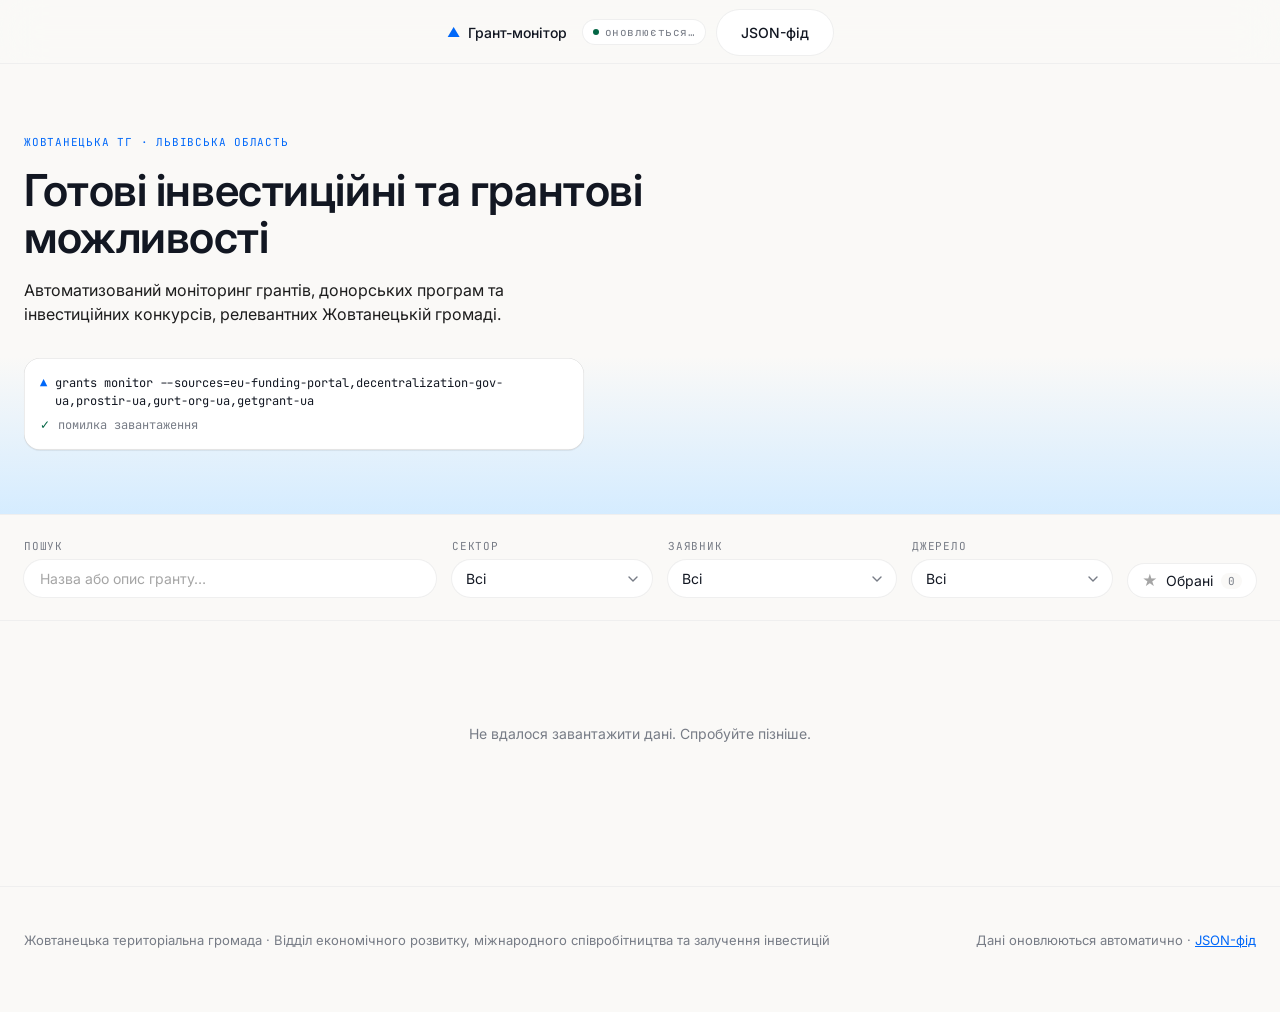
<file: docs/index.html>
<!DOCTYPE html>
<html lang="uk">
<head>
<meta charset="UTF-8">
<meta name="viewport" content="width=device-width, initial-scale=1.0">
<title>Грантовий моніторинг — Жовтанецька ТГ</title>
<meta name="description" content="Моніторинг грантових та інвестиційних можливостей для Жовтанецької територіальної громади.">
<link rel="preconnect" href="https://fonts.googleapis.com">
<link rel="preconnect" href="https://fonts.gstatic.com" crossorigin>
<link href="https://fonts.googleapis.com/css2?family=Inter:wght@400;450;500;600&family=JetBrains+Mono:wght@400;500;600&display=swap" rel="stylesheet">
<link rel="stylesheet" href="style.css">
</head>
<body>

<nav class="nav">
  <div class="wrap">
    <a href="#" class="wordmark"><span class="glyph">▲</span> Грант-монітор</a>
    <div class="nav-right">
      <span class="status-pill"><span class="dot"></span><span id="generated-at">оновлюється…</span></span>
      <a class="btn btn-ghost" href="https://volodymyrchubaaa-web.github.io/grant-monitor/grants.json">JSON-фід</a>
    </div>
  </div>
</nav>

<section class="hero">
  <div class="wrap">
    <span class="eyebrow">Жовтанецька ТГ · Львівська область</span>
    <h1>Готові інвестиційні та грантові можливості</h1>
    <p class="lede">
      Автоматизований моніторинг грантів, донорських програм та інвестиційних
      конкурсів, релевантних Жовтанецькій громаді.
    </p>

    <div class="cli-panel">
      <div class="cli-line"><span class="cli-prefix">▲</span><span>grants monitor --sources=eu-funding-portal,decentralization-gov-ua,prostir-ua,gurt-org-ua,getgrant-ua</span></div>
      <div class="cli-line"><span class="cli-ok">✓</span><span class="cli-muted" id="cli-status">завантаження даних…</span></div>
    </div>

    <div class="stats" id="stats"></div>
  </div>
</section>

<section class="filters">
  <div class="wrap">
    <label class="search-field">
      <span class="f-label">Пошук</span>
      <input type="search" id="f-search" placeholder="Назва або опис гранту…" autocomplete="off">
    </label>
    <label>
      <span class="f-label">Сектор</span>
      <select id="f-sector">
        <option value="">Всі</option>
      </select>
    </label>
    <label>
      <span class="f-label">Заявник</span>
      <select id="f-oms">
        <option value="">Всі</option>
        <option value="yes">ОМС прийнятний</option>
        <option value="partner">Потрібен партнер (ГО/БФ)</option>
      </select>
    </label>
    <label>
      <span class="f-label">Джерело</span>
      <select id="f-source">
        <option value="">Всі</option>
      </select>
    </label>
    <button type="button" id="f-favorites" class="fav-filter-btn" aria-pressed="false">
      <span class="fav-filter-star">★</span>
      <span>Обрані</span>
      <span class="fav-filter-count" id="fav-count">0</span>
    </button>
  </div>
</section>

<main class="wrap">
  <div class="grid" id="grid"></div>
  <p class="empty" id="empty" hidden>Записів за цим фільтром не знайдено.</p>
</main>

<footer class="site-footer">
  <div class="wrap">
    <p>Жовтанецька територіальна громада · Відділ економічного розвитку, міжнародного співробітництва та залучення інвестицій</p>
    <p class="src">Дані оновлюються автоматично · <a href="https://volodymyrchubaaa-web.github.io/grant-monitor/grants.json">JSON-фід</a></p>
  </div>
</footer>

<script src="app.js"></script>
</body>
</html>
</file>
<file: docs/style.css>
:root {
  /* Colors — Dock system: cream canvas, single cobalt accent, violet/forest as sparing decorative accents */
  --paper: #faf9f7;
  --white: #fbfaf7;
  --white-solid: #ffffff;
  --hairline: #efefef;
  --ash: #cccccc;
  --smoke: #a5a5a5;
  --graphite: #777c86;
  --slate: #777c86;
  --stone: #777c86;
  --charcoal: #1d1d1d;
  --obsidian: #121722;
  --carbon: #000000;
  --accent: #0068f9;
  --accent-hover: #024bb1;
  --accent-2: #6736eb;
  --success: #046645;
  --lavender: #f4f0ff;

  /* Type */
  --font-sans: "Inter", ui-sans-serif, system-ui, -apple-system, "Segoe UI", Roboto, sans-serif;
  --font-mono: "JetBrains Mono", ui-monospace, SFMono-Regular, Menlo, Monaco, Consolas, monospace;

  /* Radius */
  --r-nav: 12px;
  --r-card: 16px;
  --r-button: 100px;
  --r-pill: 100px;

  /* Shadow — Dock feather-light elevation */
  --ring: rgba(0, 0, 0, 0.07) 0px 1px 1px 0px, rgba(0, 0, 0, 0.04) 0px -1px 1px 0px inset, rgba(0, 0, 0, 0.14) 0px 0px 0px 0.5px inset;
  --ring-1: 0 0 0 1px var(--hairline);
  --shadow-lg: rgba(0, 0, 0, 0.04) 0px 20px 20px -8px;
}

* { box-sizing: border-box; }

body {
  margin: 0;
  background: var(--paper);
  color: var(--charcoal);
  font-family: var(--font-sans);
  font-size: 16px;
  line-height: 1.5;
  -webkit-font-smoothing: antialiased;
}

.wrap {
  max-width: 1320px;
  margin: 0 auto;
  padding: 0 24px;
}

h1, h2, h3 {
  font-family: var(--font-sans);
  font-weight: 450;
  color: var(--obsidian);
  margin: 0;
}

a { color: inherit; }

.eyebrow {
  font-family: var(--font-mono);
  font-size: 11px;
  font-weight: 400;
  letter-spacing: 0.071em;
  text-transform: uppercase;
  color: var(--obsidian);
  display: inline-flex;
  align-items: center;
  gap: 6px;
}

/* ── Nav ── */
.nav {
  position: sticky;
  top: 0;
  z-index: 10;
  height: 64px;
  display: flex;
  align-items: center;
  background: rgba(250, 249, 247, 0.85);
  backdrop-filter: blur(20px);
  -webkit-backdrop-filter: blur(20px);
  box-shadow: inset 0 -1px 0 var(--hairline);
}
.nav .wrap {
  display: flex;
  align-items: center;
  justify-content: space-between;
  gap: 16px;
}
.wordmark {
  display: flex;
  align-items: center;
  gap: 8px;
  font-family: var(--font-sans);
  font-size: 14px;
  font-weight: 500;
  color: var(--obsidian);
  text-decoration: none;
}
.wordmark .glyph { color: var(--accent); font-size: 13px; line-height: 1; }

.nav-right { display: flex; align-items: center; gap: 12px; }

.status-pill {
  display: inline-flex;
  align-items: center;
  gap: 6px;
  padding: 4px 10px;
  border-radius: var(--r-pill);
  background: var(--white-solid);
  box-shadow: var(--ring-1);
  font-family: var(--font-mono);
  font-size: 11px;
  letter-spacing: 0.05em;
  color: var(--stone);
}
.status-pill .dot {
  width: 6px; height: 6px;
  border-radius: 50%;
  background: var(--success);
}

/* ── Buttons ── */
.btn {
  display: inline-flex;
  align-items: center;
  justify-content: center;
  border-radius: var(--r-button);
  font-family: var(--font-sans);
  font-size: 14px;
  font-weight: 500;
  text-decoration: none;
  cursor: pointer;
  border: none;
  transition: background 0.15s ease, color 0.15s ease, border-color 0.15s ease;
}
.btn-filled {
  background: var(--accent);
  color: var(--white-solid);
  padding: 12px 24px;
}
.btn-filled:hover { background: var(--accent-hover); }
.btn-ghost {
  background: var(--white-solid);
  color: var(--obsidian);
  box-shadow: var(--ring-1);
  padding: 12px 24px;
}
.btn-ghost:hover { box-shadow: 0 0 0 1px var(--accent); color: var(--accent); }

/* ── Hero ── */
.hero {
  padding: 64px 0 40px;
  background: linear-gradient(180deg, var(--paper) 0%, var(--paper) 65%, #d5ecff 100%);
}
.hero .eyebrow { margin-bottom: 16px; color: var(--accent); }
.hero h1 {
  font-size: clamp(28px, 4.4vw, 44px);
  font-weight: 600;
  letter-spacing: -0.01em;
  line-height: 1.08;
  max-width: 680px;
}
.hero .lede {
  margin: 16px 0 0;
  max-width: 560px;
  font-size: 16px;
  color: var(--charcoal);
}

/* CLI-style panel */
.cli-panel {
  margin-top: 32px;
  background: var(--white-solid);
  border-radius: var(--r-card);
  box-shadow: var(--ring);
  padding: 16px;
  font-family: var(--font-mono);
  font-size: 12px;
  color: var(--obsidian);
  max-width: 560px;
}
.cli-panel .cli-line { display: flex; gap: 8px; }
.cli-panel .cli-line + .cli-line { margin-top: 6px; }
.cli-panel .cli-prefix { color: var(--accent); flex-shrink: 0; }
.cli-panel .cli-ok { color: var(--success); flex-shrink: 0; }
.cli-panel .cli-muted { color: var(--stone); }

/* Stat row */
.stats {
  margin-top: 24px;
  display: grid;
  grid-template-columns: repeat(4, 1fr);
  background: var(--white);
  border-radius: var(--r-card);
  box-shadow: var(--ring);
  max-width: 720px;
}
.stat-cell {
  padding: 16px;
  box-shadow: inset -1px 0 0 var(--hairline);
}
.stat-cell:last-child { box-shadow: none; }
.stat-num {
  font-family: var(--font-sans);
  font-size: 24px;
  font-weight: 600;
  color: var(--accent);
  letter-spacing: -0.02em;
  line-height: 1;
}
.stat-cell:nth-child(2) .stat-num { color: var(--accent-2); }
.stat-cell:nth-child(3) .stat-num { color: var(--success); }
.stat-label {
  margin-top: 6px;
  font-family: var(--font-mono);
  font-size: 11px;
  letter-spacing: 0.05em;
  text-transform: uppercase;
  color: var(--stone);
}

/* ── Filters ── */
.filters {
  padding: 24px 0;
  box-shadow: inset 0 -1px 0 var(--hairline), inset 0 1px 0 var(--hairline);
}
.filters .wrap { display: flex; gap: 16px; flex-wrap: wrap; }
.filters label {
  display: flex;
  flex-direction: column;
  gap: 6px;
}
.filters .f-label {
  font-family: var(--font-mono);
  font-size: 11px;
  letter-spacing: 0.071em;
  text-transform: uppercase;
  color: var(--stone);
}
.filters select {
  appearance: none;
  padding: 10px 34px 10px 14px;
  border-radius: var(--r-button);
  border: none;
  box-shadow: var(--ring-1);
  background: var(--white-solid) url('data:image/svg+xml;utf8,<svg xmlns="http://www.w3.org/2000/svg" width="10" height="6" viewBox="0 0 10 6"><path d="M1 1l4 4 4-4" stroke="%23777c86" stroke-width="1.4" fill="none" stroke-linecap="round" stroke-linejoin="round"/></svg>') no-repeat right 14px center;
  color: var(--obsidian);
  font-family: var(--font-sans);
  font-size: 14px;
  min-width: 200px;
}
.filters select:focus { outline: none; box-shadow: 0 0 0 1px var(--accent); }

.search-field { flex: 1 1 260px; min-width: 220px; }
.filters input[type="search"] {
  appearance: none;
  padding: 10px 16px;
  border-radius: var(--r-button);
  border: none;
  box-shadow: var(--ring-1);
  background: var(--white-solid);
  color: var(--obsidian);
  font-family: var(--font-sans);
  font-size: 14px;
  width: 100%;
}
.filters input[type="search"]::placeholder { color: var(--smoke); }
.filters input[type="search"]:focus { outline: none; box-shadow: 0 0 0 1px var(--accent); }

.fav-filter-btn {
  align-self: flex-end;
  display: inline-flex;
  align-items: center;
  gap: 8px;
  padding: 8px 14px;
  border: none;
  border-radius: var(--r-button);
  background: var(--white-solid);
  box-shadow: var(--ring-1);
  color: var(--obsidian);
  font-family: var(--font-sans);
  font-size: 14px;
  cursor: pointer;
  transition: box-shadow 0.15s ease, color 0.15s ease, background 0.15s ease;
}
.fav-filter-btn:hover { box-shadow: 0 0 0 1px var(--accent); color: var(--accent); }
.fav-filter-star { color: var(--smoke); font-size: 15px; line-height: 1; transition: color 0.15s ease; }
.fav-filter-btn.is-active {
  background: var(--accent);
  color: var(--white-solid);
  box-shadow: none;
}
.fav-filter-btn.is-active .fav-filter-star { color: #ffce4d; }
.fav-filter-count {
  font-family: var(--font-mono);
  font-size: 11px;
  padding: 1px 7px;
  border-radius: var(--r-pill);
  background: var(--paper);
  color: var(--stone);
}
.fav-filter-btn.is-active .fav-filter-count { background: rgba(255, 255, 255, 0.22); color: var(--white-solid); }

/* ── Grid ── */
main.wrap { padding: 40px 24px 80px; }
.grid {
  display: grid;
  grid-template-columns: repeat(auto-fill, minmax(400px, 1fr));
  gap: 24px;
  align-items: stretch;
}
.empty {
  color: var(--stone);
  padding: 48px 0;
  text-align: center;
  font-size: 14px;
}

.card {
  background: var(--white);
  border-radius: var(--r-card);
  box-shadow: var(--ring);
  padding: 28px;
  display: flex;
  flex-direction: column;
}

.card-top { display: flex; align-items: flex-start; justify-content: space-between; gap: 8px; margin-bottom: 16px; }
.card-tags { display: flex; gap: 8px; flex-wrap: wrap; }
.fav-btn {
  flex-shrink: 0;
  width: 36px;
  height: 36px;
  display: inline-flex;
  align-items: center;
  justify-content: center;
  border: none;
  border-radius: 50%;
  background: var(--white-solid);
  box-shadow: var(--ring-1);
  color: var(--smoke);
  font-size: 16px;
  line-height: 1;
  cursor: pointer;
  transition: color 0.15s ease, box-shadow 0.15s ease, transform 0.1s ease;
}
.fav-btn:hover { color: var(--accent); box-shadow: 0 0 0 1px var(--accent); }
.fav-btn:active { transform: scale(0.92); }
.fav-btn.is-active { color: #ffb100; box-shadow: none; background: var(--lavender); }
.tag {
  font-family: var(--font-mono);
  font-size: 11.5px;
  text-transform: uppercase;
  letter-spacing: 0.05em;
  padding: 5px 10px;
  border-radius: var(--r-pill);
  background: var(--white-solid);
  box-shadow: var(--ring-1);
  color: var(--stone);
}
.tag.tag-accent { color: var(--accent); box-shadow: inset 0 0 0 1px rgba(0, 104, 249, 0.35); background: var(--lavender); }
.tag.tag-muted { color: var(--smoke); }
.tag.tag-solid { color: var(--white-solid); background: var(--accent-2); box-shadow: none; }
.tag.tag-urgent { color: #b23c17; background: #fff0ea; box-shadow: inset 0 0 0 1px rgba(178, 60, 23, 0.25); }

.card h3 {
  font-size: 19px;
  font-weight: 600;
  margin-bottom: 10px;
  line-height: 1.35;
  display: -webkit-box;
  -webkit-line-clamp: 2;
  -webkit-box-orient: vertical;
  overflow: hidden;
  min-height: 3.2em;
}
.card h3 a { color: var(--obsidian); text-decoration: none; }
.card h3 a:hover { color: var(--accent); }

.card .desc {
  font-size: 14.5px;
  color: var(--charcoal);
  margin-bottom: 18px;
  line-height: 1.6;
  display: -webkit-box;
  -webkit-line-clamp: 5;
  -webkit-box-orient: vertical;
  overflow: hidden;
}

/* Primary facts — even 2-column stat grid so every card reads the same shape */
.card-stats {
  margin: 4px 0 16px;
  display: grid;
  grid-template-columns: 1fr 1fr;
  gap: 1px;
  background: var(--hairline);
  border-radius: 12px;
  overflow: hidden;
  box-shadow: var(--ring-1);
}
.card-stat { background: var(--white-solid); padding: 13px 15px; min-width: 0; }
.card-stat-k {
  display: block;
  font-family: var(--font-mono);
  font-size: 10.5px;
  letter-spacing: 0.05em;
  text-transform: uppercase;
  color: var(--stone);
  margin-bottom: 5px;
}
.card-stat-v {
  display: block;
  font-size: 15px;
  font-weight: 600;
  color: var(--obsidian);
  white-space: nowrap;
  overflow: hidden;
  text-overflow: ellipsis;
}
.card-stat-v.prob-high { color: var(--success); }
.card-stat-v.prob-low { color: var(--smoke); font-weight: 500; }

/* Secondary facts — compact key/value lines */
.meta-secondary { list-style: none; padding: 0; margin: 0 0 6px; font-size: 13.5px; }
.meta-secondary li {
  display: flex;
  justify-content: space-between;
  gap: 12px;
  padding: 7px 0;
  box-shadow: inset 0 -1px 0 var(--hairline);
}
.meta-secondary li:last-child { box-shadow: none; }
.meta-secondary .k {
  font-family: var(--font-mono);
  font-size: 11px;
  letter-spacing: 0.03em;
  text-transform: uppercase;
  color: var(--stone);
  flex-shrink: 0;
}
.meta-secondary .v { color: var(--charcoal); text-align: right; overflow: hidden; text-overflow: ellipsis; white-space: nowrap; }

.project-fit {
  background: var(--lavender);
  box-shadow: var(--ring-1);
  padding: 16px 18px;
  border-radius: var(--r-card);
}
.project-fit-title,
.card-details-subtitle {
  font-family: var(--font-mono);
  font-size: 11.5px;
  letter-spacing: 0.05em;
  text-transform: uppercase;
  color: var(--accent);
  margin-bottom: 8px;
}
.project-fit p {
  margin: 0;
  font-size: 14px;
  color: var(--charcoal);
  line-height: 1.55;
  display: -webkit-box;
  -webkit-line-clamp: 3;
  -webkit-box-orient: vertical;
  overflow: hidden;
}

.epp-match {
  display: flex;
  flex-wrap: wrap;
  align-items: center;
  gap: 6px 10px;
  margin-bottom: 12px;
  padding: 10px 12px;
  background: var(--white-solid);
  border-left: 3px solid var(--accent-2);
  border-radius: 8px;
  box-shadow: var(--ring-1);
}
.epp-match-label {
  font-family: var(--font-mono);
  font-size: 10.5px;
  font-weight: 700;
  letter-spacing: 0.06em;
  text-transform: uppercase;
  color: var(--accent-2);
  flex-shrink: 0;
}
.epp-match-name {
  font-size: 13.5px;
  font-weight: 600;
  color: var(--obsidian);
}
.epp-match-cost {
  margin-left: auto;
  font-family: var(--font-mono);
  font-size: 12px;
  color: var(--stone);
  white-space: nowrap;
}

.partner-note {
  font-size: 13px;
  color: var(--charcoal);
  background: var(--paper);
  box-shadow: var(--ring-1);
  padding: 16px 18px;
  border-radius: var(--r-card);
}
.partner-note strong { color: var(--obsidian); }
.partner-note a { color: var(--accent); text-decoration: underline; }
.partner-note-title {
  font-family: var(--font-mono);
  font-size: 11.5px;
  letter-spacing: 0.05em;
  text-transform: uppercase;
  color: var(--stone);
  margin-bottom: 10px;
}
.partner-note-warn { background: #fff6e0; box-shadow: inset 0 0 0 1px rgba(200, 150, 0, 0.25); color: var(--charcoal); }
.partner-org-list { list-style: none; margin: 0; padding: 0; display: flex; flex-direction: column; gap: 12px; }
.partner-org {
  background: var(--white-solid);
  border-radius: var(--r-card);
  box-shadow: var(--ring-1);
  padding: 13px 15px;
}
.partner-org + .partner-org { margin-top: 0; }
.partner-org-name { font-size: 14px; font-weight: 600; color: var(--obsidian); }
.partner-org-type {
  margin-top: 3px;
  font-family: var(--font-mono);
  font-size: 10.5px;
  letter-spacing: 0.05em;
  text-transform: uppercase;
  color: var(--accent-2);
}
.partner-org-rationale {
  margin-top: 6px;
  font-size: 13px;
  color: var(--charcoal);
  line-height: 1.5;
  display: -webkit-box;
  -webkit-line-clamp: 2;
  -webkit-box-orient: vertical;
  overflow: hidden;
}
.partner-org-contacts {
  margin-top: 10px;
  display: flex;
  gap: 12px;
  flex-wrap: wrap;
  font-size: 12.5px;
}
.partner-org-contacts a { color: var(--accent); text-decoration: underline; font-family: var(--font-mono); }
.partner-org-contact { color: var(--stone); font-family: var(--font-mono); }

.clamp-toggle {
  display: inline-block;
  align-self: flex-start;
  margin: 2px 0 0;
  padding: 0;
  border: none;
  background: none;
  color: var(--accent);
  font-family: var(--font-sans);
  font-size: 12px;
  font-weight: 600;
  cursor: pointer;
}
.clamp-toggle:hover { text-decoration: underline; }
.desc.is-expanded,
.project-fit p.is-expanded,
.partner-org-rationale.is-expanded {
  -webkit-line-clamp: unset;
  overflow: visible;
}

.btn-source {
  display: flex;
  align-items: center;
  justify-content: center;
  gap: 8px;
  margin-top: auto;
  padding: 15px 22px;
  border-radius: var(--r-button);
  background: var(--accent);
  color: var(--white-solid);
  font-family: var(--font-sans);
  font-size: 15px;
  font-weight: 600;
  text-decoration: none;
  text-align: center;
  transition: background 0.15s ease, transform 0.1s ease;
}
.btn-source:hover { background: var(--accent-hover); }
.btn-source:active { transform: scale(0.98); }

/* ── Card details (ЄПП match / partner / methodology — unified, collapsed by default) ── */
.card-details {
  margin-top: 4px;
  margin-bottom: 18px;
  padding-top: 16px;
  box-shadow: inset 0 1px 0 var(--hairline);
}
.card-details summary {
  cursor: pointer;
  list-style: none;
  display: flex;
  align-items: baseline;
  gap: 8px;
  flex-wrap: wrap;
  font-family: var(--font-sans);
  font-size: 14px;
  font-weight: 600;
  color: var(--obsidian);
  padding: 4px 0;
}
.card-details summary::-webkit-details-marker { display: none; }
.card-details summary::before {
  content: "▸";
  color: var(--smoke);
  font-weight: 400;
  transition: transform 0.15s ease;
}
.card-details[open] summary::before { transform: rotate(90deg); }
.card-details summary:hover { color: var(--accent); }
.card-details-hint {
  font-family: var(--font-mono);
  font-size: 10.5px;
  letter-spacing: 0.03em;
  text-transform: uppercase;
  color: var(--stone);
  font-weight: 400;
}

.card-details-body { margin-top: 14px; display: flex; flex-direction: column; gap: 16px; }
.card-details-body > * { margin-top: 0 !important; }
.card-details-body > * + * { padding-top: 16px; box-shadow: inset 0 1px 0 var(--hairline); }

.methodology-body { display: flex; flex-direction: column; gap: 16px; }

.reframe-box {
  background: var(--paper);
  box-shadow: var(--ring-1);
  border-radius: var(--r-card);
  padding: 12px 16px;
  font-size: 13px;
}
.reframe-row { display: flex; gap: 8px; align-items: baseline; }
.reframe-row + .reframe-row { margin-top: 6px; }
.reframe-row .k {
  font-family: var(--font-mono);
  font-size: 11px;
  color: var(--smoke);
  flex-shrink: 0;
  width: 16px;
}
.reframe-bad .v { color: var(--smoke); text-decoration: line-through; }
.reframe-good .v { color: var(--accent); font-weight: 500; }
.soft-components {
  list-style: none;
  margin: 10px 0 0;
  padding: 8px 0 0;
  box-shadow: inset 0 1px 0 var(--hairline);
  display: flex;
  flex-direction: column;
  gap: 4px;
}
.soft-components li {
  font-size: 12px;
  color: var(--charcoal);
  padding-left: 12px;
  position: relative;
}
.soft-components li::before {
  content: "+";
  position: absolute;
  left: 0;
  color: var(--success);
}

.tips-list {
  list-style: none;
  margin: 0;
  padding: 0;
  font-size: 13px;
  color: var(--charcoal);
  display: flex;
  flex-direction: column;
  gap: 6px;
}
.tips-list li {
  padding-left: 14px;
  position: relative;
}
.tips-list li::before {
  content: "→";
  position: absolute;
  left: 0;
  color: var(--accent);
}

.checklist { display: flex; flex-direction: column; gap: 12px; }
.checklist-phase-title {
  font-family: var(--font-mono);
  font-size: 11px;
  letter-spacing: 0.05em;
  color: var(--obsidian);
  margin-bottom: 6px;
}
.checklist-steps {
  list-style: none;
  margin: 0;
  padding: 0;
  counter-reset: step;
  display: flex;
  flex-direction: column;
  gap: 8px;
}
.checklist-steps li {
  counter-increment: step;
  padding: 8px 10px 8px 30px;
  position: relative;
  background: var(--paper);
  border-radius: var(--r-card);
  box-shadow: var(--ring-1);
}
.checklist-steps li::before {
  content: counter(step);
  position: absolute;
  left: 10px;
  top: 8px;
  font-family: var(--font-mono);
  font-size: 11px;
  color: var(--accent);
}
.checklist-steps .step-text {
  display: block;
  font-size: 13px;
  color: var(--obsidian);
}
.checklist-steps .step-detail {
  display: block;
  font-size: 12px;
  color: var(--stone);
  margin-top: 2px;
}

/* ── Footer ── */
.site-footer {
  padding: 32px 0 48px;
  box-shadow: inset 0 1px 0 var(--hairline);
  color: var(--graphite);
  font-size: 13px;
}
.site-footer .wrap { display: flex; justify-content: space-between; gap: 12px; flex-wrap: wrap; }
.site-footer a { color: var(--accent); }

@media (max-width: 860px) {
  .grid { grid-template-columns: 1fr; }
}

@media (max-width: 640px) {
  .wrap { padding: 0 16px; }
  main.wrap { padding: 32px 16px 64px; }
  .hero { padding: 40px 0 32px; }
  .stats { grid-template-columns: repeat(2, 1fr); }
  .stat-cell:nth-child(2) { box-shadow: none; }
  .stat-cell:nth-child(3) { box-shadow: inset -1px 0 0 var(--hairline), inset 0 1px 0 var(--hairline); }
  .stat-cell:nth-child(4) { box-shadow: inset 0 1px 0 var(--hairline); }
  .filters .wrap { align-items: stretch; }
  .search-field { flex-basis: 100%; }
  .filters select { min-width: 0; flex: 1 1 auto; }
  .fav-filter-btn { justify-content: center; align-self: stretch; }
  .card { padding: 22px; }
  .card-stats { grid-template-columns: 1fr 1fr; }
}
</file>
